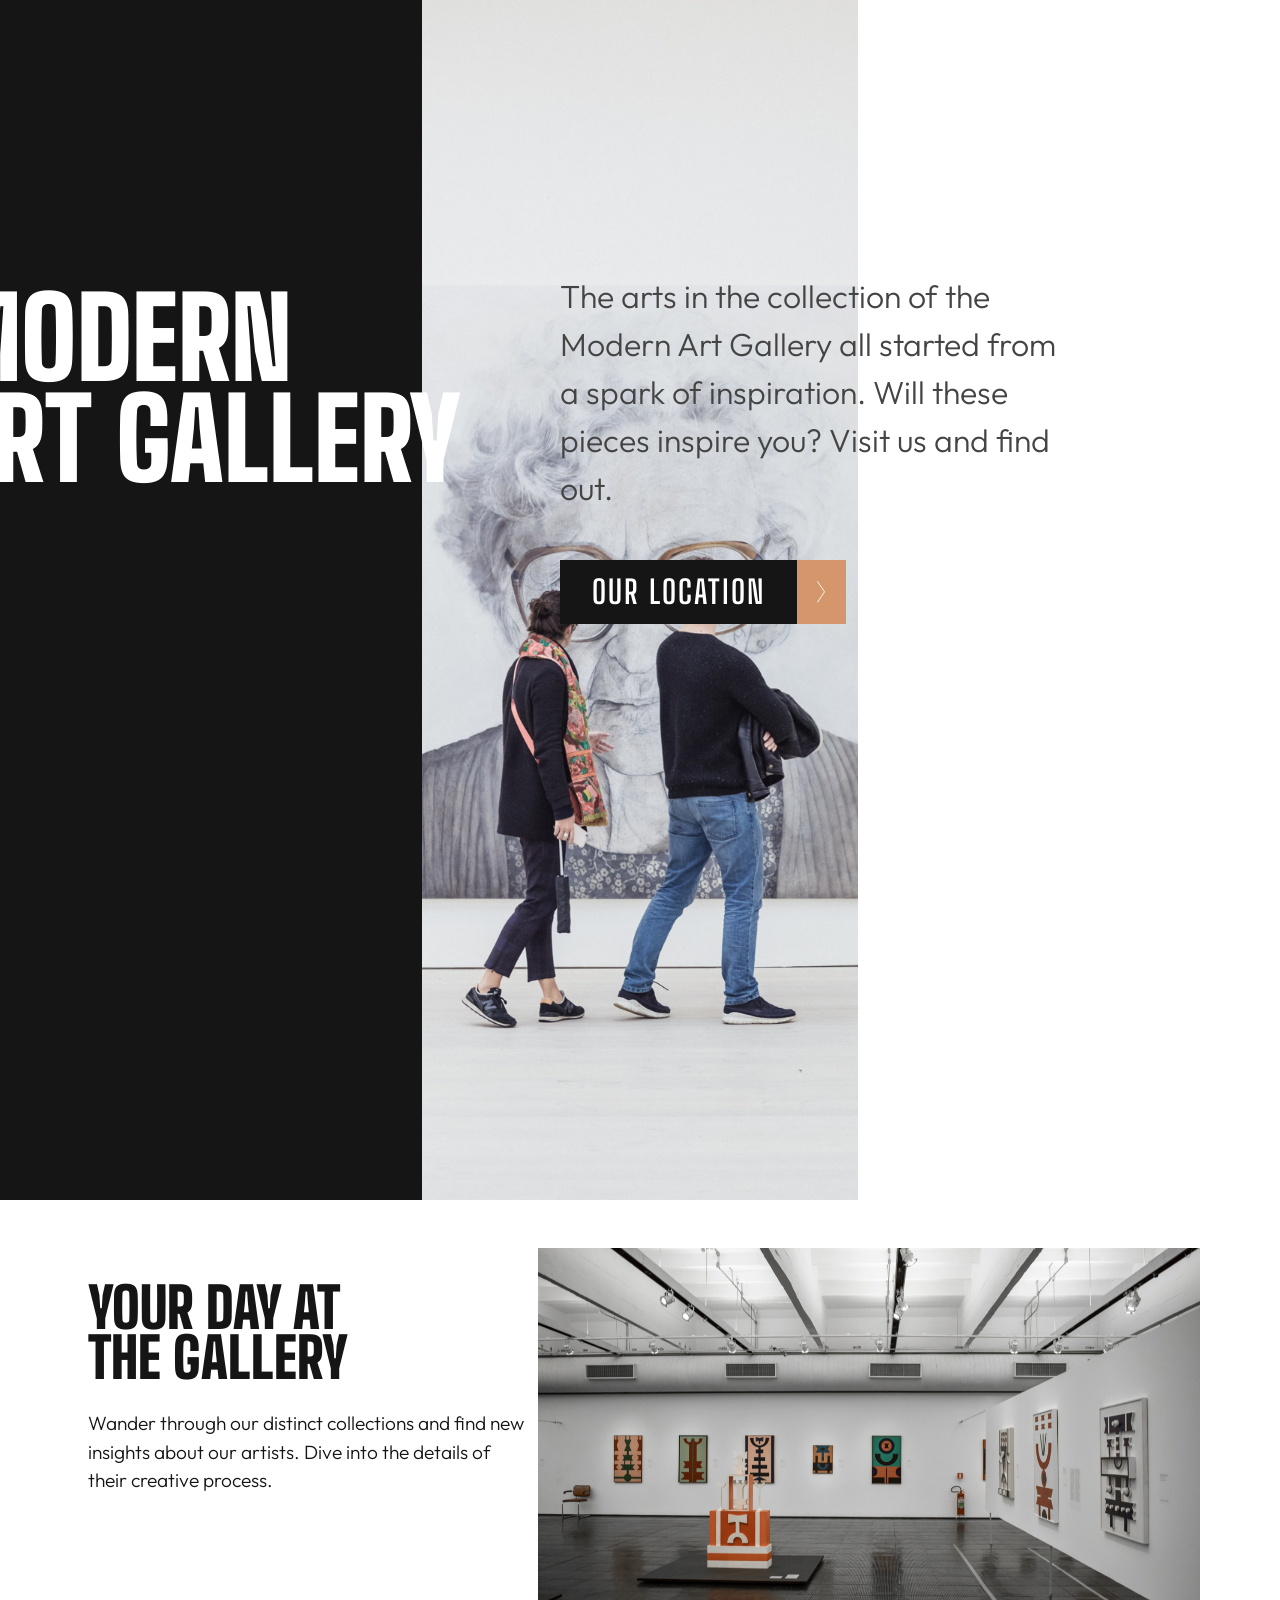
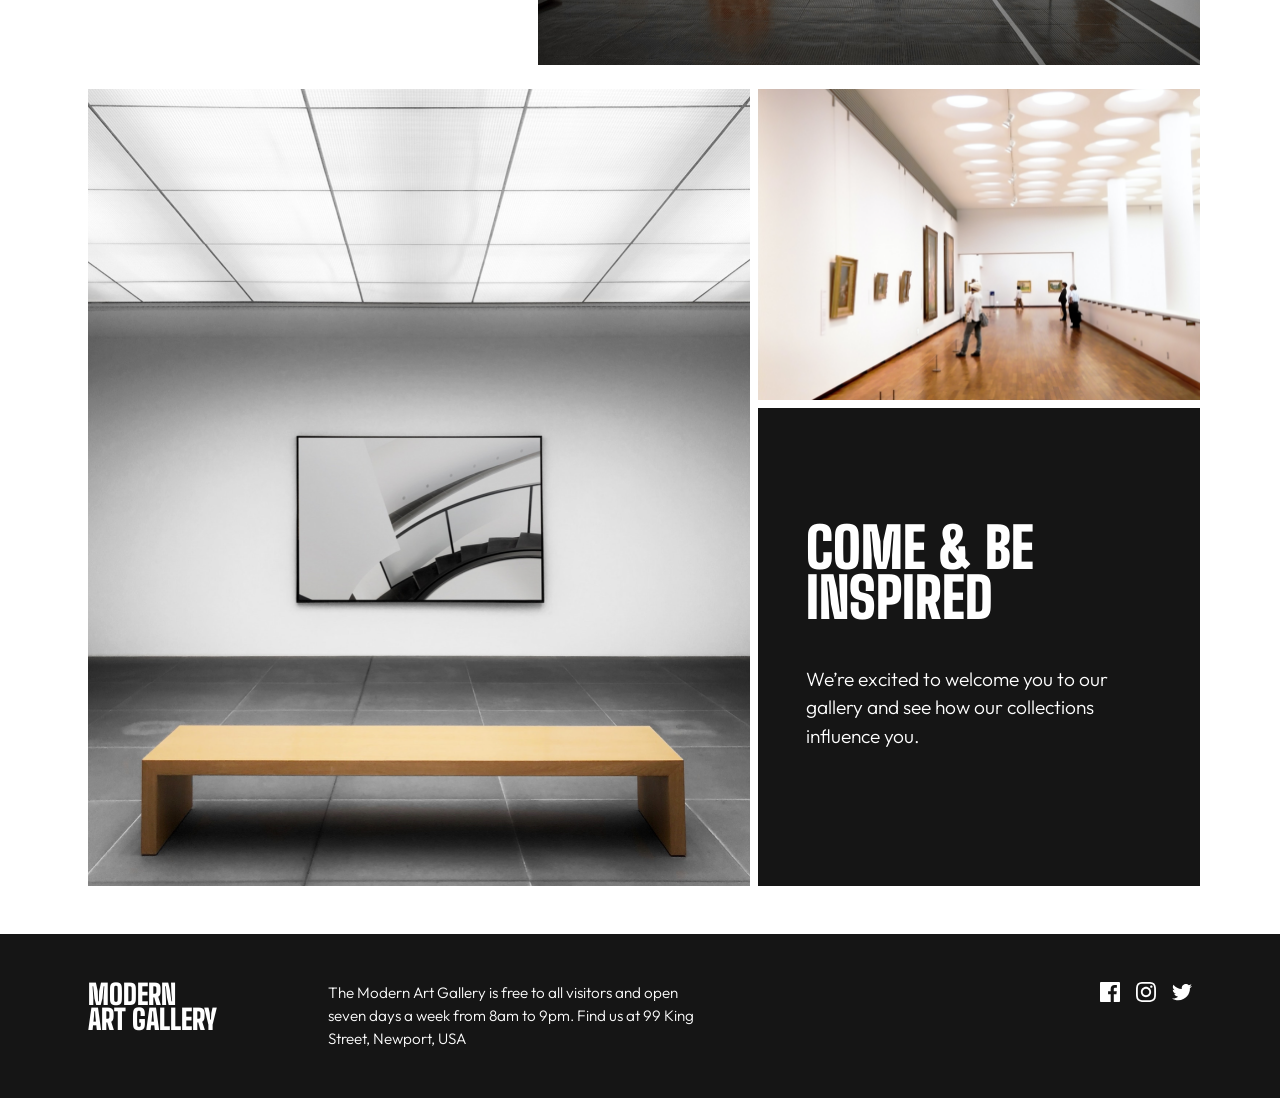
<file: index.html>
<!doctype html>
<html lang="">

<head>
  <meta charset="utf-8">
  <meta name="viewport" content="width=device-width, initial-scale=1">
  <title>Modern Art Gallery</title>
  <link rel="stylesheet" href="css/style.css">
  <meta name="description" content="">

  <meta property="og:title" content="">
  <meta property="og:type" content="">
  <meta property="og:url" content="">
  <meta property="og:image" content="">
  <meta property="og:image:alt" content="">

  <link rel="icon" href="/favicon.ico" sizes="any">
  <link rel="icon" href="/icon.svg" type="image/svg+xml">
  <link rel="apple-touch-icon" href="icon.png">

  <link rel="manifest" href="site.webmanifest">
  <meta name="theme-color" content="#fafafa">

  <style>
    @import url('https://fonts.googleapis.com/css2?family=Big+Shoulders:opsz,wght@10..72,100..900&family=Outfit:wght@100..900&display=swap');
  </style>

</head>

<body>

  <main>

    <section class="hero">

      <figure class="landing">
        <img src="img/landing.png" alt="Landing">
      </figure>

      <h1>MODERN<br> ART GALLERY</h1>
      <div class="hero-content-right">
        <p>The arts in the collection of the Modern Art Gallery all started from a spark of inspiration. Will these pieces inspire you? Visit us and find out.</p>
        <a href="location.html" class="btn btn--right">
          <span class="btn__text">OUR LOCATION</span>
          <span class="btn__arrow"><img src="img/arrow.svg" alt=""></span>
        </a>
      </div>
    </section>

    <section class="gallery">

      <!-- Fila 1 -->
      <div class="fila1">

        <article class="cta1">
          <h2>YOUR DAY AT THE GALLERY</h2>
          <p>Wander through our distinct collections and find new insights about our artists. Dive into the details of their creative process.</p>
        </article>

        <figure class="foto1">
          <picture>
            <source media="(min-width: 1200px)" srcset="img/gallery-desktop.png">
            <source media="(min-width: 768px)" srcset="img/gallery-tablet.png">
            <img src="img/gallery-mob.png" alt="galería">
          </picture>
        </figure>

      </div>

      <!-- Fila 2 -->
      <div class="fila2">

        <figure class="foto2">
          <picture>
            <source media="(min-width: 1200px)" srcset="img/pared-desktop.png">
            <source media="(min-width: 768px)" srcset="img/pared-tablet.png">
            <img src="img/pared-mob.png" alt="Pared">
          </picture>
        </figure>

        <div class="col-der">

          <figure class="foto3">
            <picture>
              <source media="(min-width: 1200px)" srcset="img/pasillo-desktop.png">
              <source media="(min-width: 768px)" srcset="img/pasillo-tablet.png">
              <img src="img/pasillo-mob.png" alt="Pasillo">
            </picture>
          </figure>

          <article class="cta2">
            <h2>COME & BE<br> INSPIRED</h2>
            <p>We’re excited to welcome you to our gallery and see how our collections influence you.</p>
          </article>

        </div>

      </div>

    </section>

  </main>

  <footer class="footer footer--dark">
    <div class="footer__inner">

      <h3>MODERN<br>ART GALLERY</h3>

      <p>The Modern Art Gallery is free to all visitors and open seven days a week from 8am to 9pm. Find us at 99 King Street, Newport, USA</p>

      <div class="social-media">
        <a href="" aria-label="Facebook"><img src="img/fb.svg" alt=""></a>
        <a href="" aria-label="Instagram"><img src="img/insta.svg" alt=""></a>
        <a href="" aria-label="Twitter"><img src="img/twit.svg" alt=""></a>
      </div>

    </div>
  </footer>



</body>

</html>
</file>
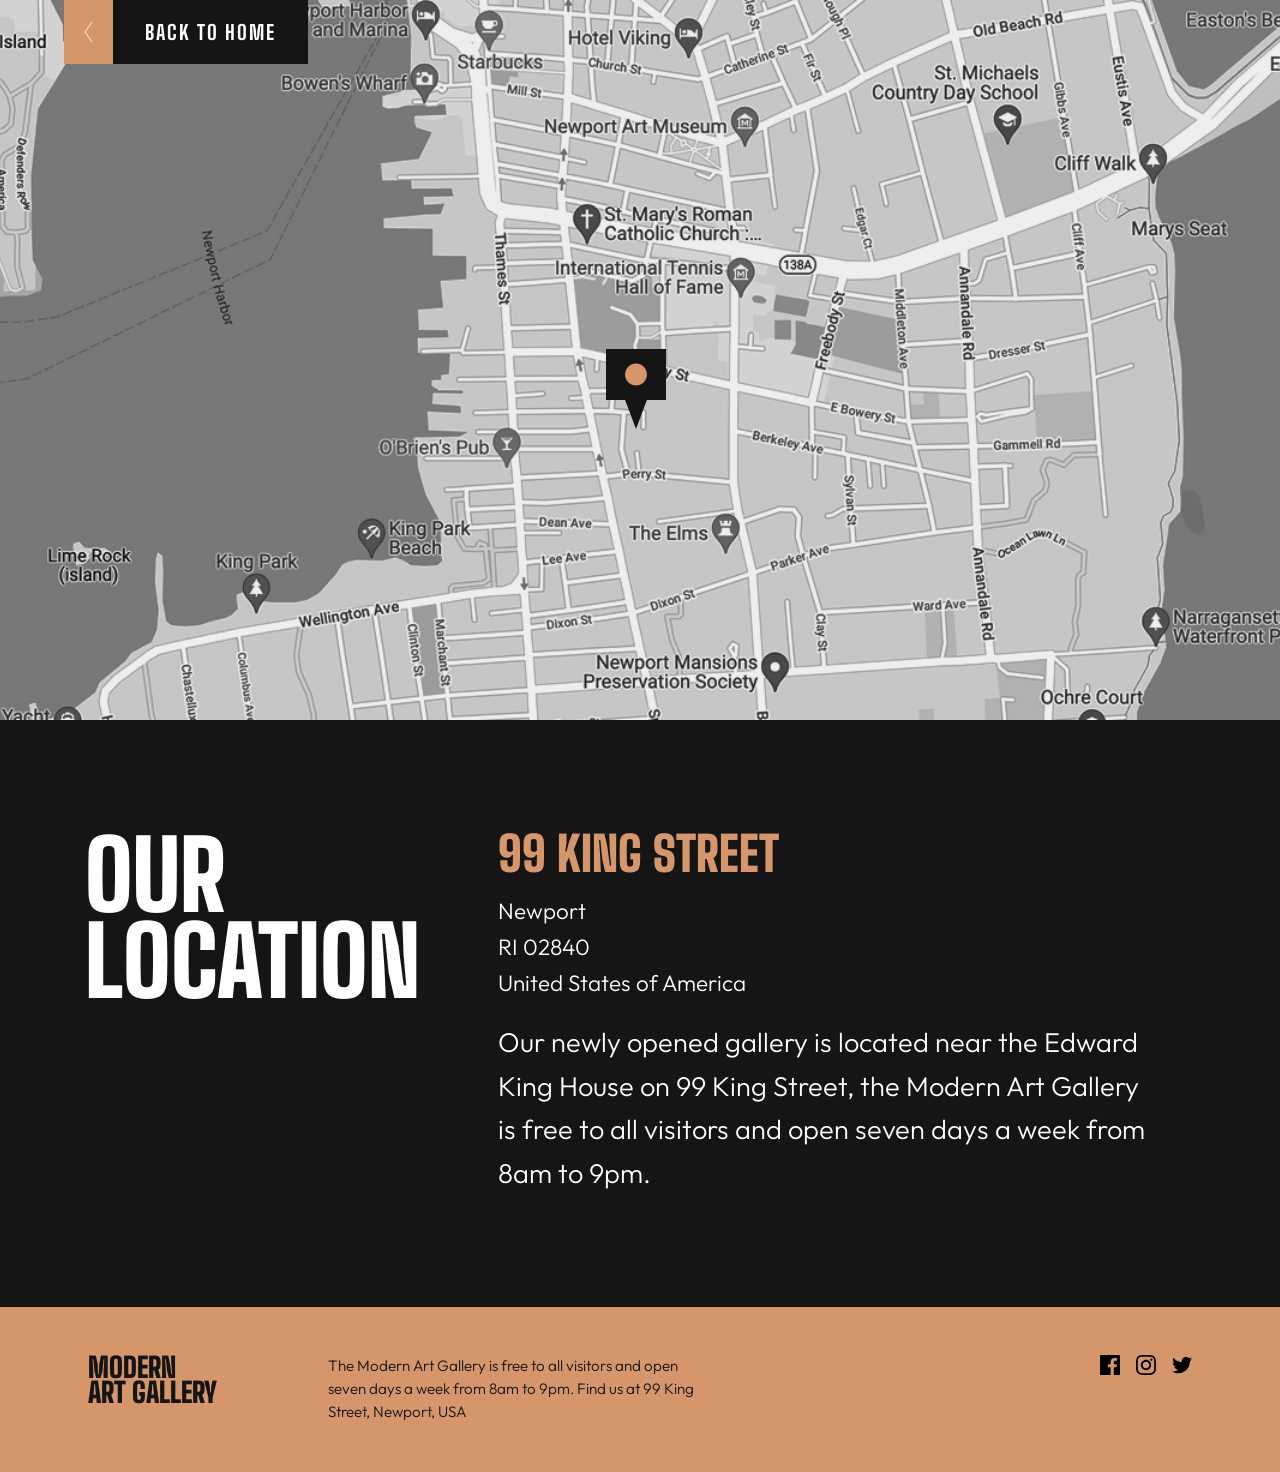
<file: location.html>
<!doctype html>
<html lang="">

<head>
  <meta charset="utf-8">
  <meta name="viewport" content="width=device-width, initial-scale=1">
  <title>Modern Art Gallery - Location </title>
  <link rel="stylesheet" href="css/style.css">
  <meta name="description" content="">

  <meta property="og:title" content="">
  <meta property="og:type" content="">
  <meta property="og:url" content="">
  <meta property="og:image" content="">
  <meta property="og:image:alt" content="">

  <link rel="icon" href="/favicon.ico" sizes="any">
  <link rel="icon" href="/icon.svg" type="image/svg+xml">
  <link rel="apple-touch-icon" href="icon.png">

  <link rel="manifest" href="site.webmanifest">
  <meta name="theme-color" content="#fafafa">


   <style>
    @import url('https://fonts.googleapis.com/css2?family=Big+Shoulders:opsz,wght@10..72,100..900&family=Outfit:wght@100..900&display=swap');
  </style>

</head>

<body>

  <main>

    <section class="back">
      <a href="index.html" class="btn btn--left">
        <span class="btn__arrow"><img src="img/arrow.svg" alt=""></span>
        <span class="btn__text">BACK TO HOME</span>
      </a>

    </section>

    <section class="map">
      <div class="map-container">
        <img src="img/Bitmap.png" alt="Mapa">
        <img src="img/ub.svg" alt="Marcador de ubicación" class="map-marker">
      </div>
    </section>

    <section class="info">
      <div class="info-inner">
        <h1>OUR LOCATION</h1>
        <div class="info-right">
          <h2>99 KING STREET</h2>
          <p class="address">
            Newport<br>
            RI 02840<br>
            United States of America
          </p>
          <p class="description">
            Our newly opened gallery is located near the Edward King House on 99 King Street, the Modern Art Gallery is free to all visitors and open seven days a week from 8am to 9pm.
          </p>
        </div>
      </div>
    </section>

  </main>

  <footer class="footer footer--light">
    <div class="footer__inner">

      <h3>MODERN<br>ART GALLERY</h3>

      <p>The Modern Art Gallery is free to all visitors and open seven days a week from 8am to 9pm. Find us at 99 King Street, Newport, USA</p>

      <div class="social-media">
        <a href="" aria-label="Facebook"><img src="img/fb.svg" alt=""></a>
        <a href="" aria-label="Instagram"><img src="img/insta.svg" alt=""></a>
        <a href="" aria-label="Twitter"><img src="img/twit.svg" alt=""></a>
      </div>

    </div>
  </footer>

</body>

</html>
</file>
<file: css/style.css>
/*! HTML5 Boilerplate v9.0.1 | MIT License | https://html5boilerplate.com/ */

/* main.css 3.0.0 | MIT License | https://github.com/h5bp/main.css#readme */
/*
 * What follows is the result of much research on cross-browser styling.
 * Credit left inline and big thanks to Nicolas Gallagher, Jonathan Neal,
 * Kroc Camen, and the H5BP dev community and team.
 */

/* ==========================================================================
   Base styles: opinionated defaults
   ========================================================================== */

html {
  color: #222;
  font-size: 1em;
  line-height: 1.4;
}

/*
 * Remove text-shadow in selection highlight:
 * https://twitter.com/miketaylr/status/12228805301
 *
 * Customize the background color to match your design.
 */

::-moz-selection {
  background: #b3d4fc;
  text-shadow: none;
}

::selection {
  background: #b3d4fc;
  text-shadow: none;
}

/*
 * A better looking default horizontal rule
 */

hr {
  display: block;
  height: 1px;
  border: 0;
  border-top: 1px solid #ccc;
  margin: 1em 0;
  padding: 0;
}

/*
 * Remove the gap between audio, canvas, iframes,
 * images, videos and the bottom of their containers:
 * https://github.com/h5bp/html5-boilerplate/issues/440
 */

audio,
canvas,
iframe,
img,
svg,
video {
  vertical-align: middle;
}

/*
 * Remove default fieldset styles.
 */

fieldset {
  border: 0;
  margin: 0;
  padding: 0;
}

/*
 * Allow only vertical resizing of textareas.
 */

textarea {
  resize: vertical;
}

/* ==========================================================================
   Author's custom styles
   ========================================================================== */

/* ==========================================================================
   Helper classes
   ========================================================================== */

/*
 * Hide visually and from screen readers
 */

.hidden,
[hidden] {
  display: none !important;
}

/*
 * Hide only visually, but have it available for screen readers:
 * https://snook.ca/archives/html_and_css/hiding-content-for-accessibility
 *
 * 1. For long content, line feeds are not interpreted as spaces and small width
 *    causes content to wrap 1 word per line:
 *    https://medium.com/@jessebeach/beware-smushed-off-screen-accessible-text-5952a4c2cbfe
 */

.visually-hidden {
  border: 0;
  clip: rect(0, 0, 0, 0);
  height: 1px;
  margin: -1px;
  overflow: hidden;
  padding: 0;
  position: absolute;
  white-space: nowrap;
  width: 1px;
  /* 1 */
}

/*
 * Extends the .visually-hidden class to allow the element
 * to be focusable when navigated to via the keyboard:
 * https://www.drupal.org/node/897638
 */

.visually-hidden.focusable:active,
.visually-hidden.focusable:focus {
  clip: auto;
  height: auto;
  margin: 0;
  overflow: visible;
  position: static;
  white-space: inherit;
  width: auto;
}

/*
 * Hide visually and from screen readers, but maintain layout
 */

.invisible {
  visibility: hidden;
}

/*
 * Clearfix: contain floats
 *
 * The use of `table` rather than `block` is only necessary if using
 * `::before` to contain the top-margins of child elements.
 */

.clearfix::before,
.clearfix::after {
  content: "";
  display: table;
}

.clearfix::after {
  clear: both;
}

/* ==========================================================================
   EXAMPLE Media Queries for Responsive Design.
   These examples override the primary ('mobile first') styles.
   Modify as content requires.
   ========================================================================== */

@media only screen and (min-width: 35em) {
  /* Style adjustments for viewports that meet the condition */
}

@media print,
  (-webkit-min-device-pixel-ratio: 1.25),
  (min-resolution: 1.25dppx),
  (min-resolution: 120dpi) {
  /* Style adjustments for high resolution devices */
}

/* ==========================================================================
   Print styles.
   Inlined to avoid the additional HTTP request:
   https://www.phpied.com/delay-loading-your-print-css/
   ========================================================================== */

@media print {
  *,
  *::before,
  *::after {
    background: #fff !important;
    color: #000 !important;
    /* Black prints faster */
    box-shadow: none !important;
    text-shadow: none !important;
  }

  a,
  a:visited {
    text-decoration: underline;
  }

  a[href]::after {
    content: " (" attr(href) ")";
  }

  abbr[title]::after {
    content: " (" attr(title) ")";
  }

  /*
   * Don't show links that are fragment identifiers,
   * or use the `javascript:` pseudo protocol
   */
  a[href^="#"]::after,
  a[href^="javascript:"]::after {
    content: "";
  }

  pre {
    white-space: pre-wrap !important;
  }

  pre,
  blockquote {
    border: 1px solid #999;
    page-break-inside: avoid;
  }

  tr,
  img {
    page-break-inside: avoid;
  }

  p,
  h2,
  h3 {
    orphans: 3;
    widows: 3;
  }

  h2,
  h3 {
    page-break-after: avoid;
  }
}

/*
---------------------------------------------------------------------------------------------------------------------------------------

     ------------------------ AQUÍ EMPIEZA EL PROYECTO ------------------------ 

---------------------------------------------------------------------------------------------------------------------------------------
*/
/* ------------------------ RESET ------------------------ */
* {
  margin: 0;
  padding: 0;
  box-sizing: border-box;
}

img {
  max-width: 100%;
  display: block;
}

body {
  font-family: 'Outfit', sans-serif;
  line-height: 1.5;
  color: #151515;
}

@font-face {
  font-family: 'Big Shoulders Display';
  src: url('../fonts/BigShouldersDisplay-Black.ttf') format('truetype');
  font-weight: 900;
  font-style: normal;
}

/* ------------------------ VARIABLES ------------------------ */

:root {
  --black: #151515;
  --white: #ffffff;
  --gold: #d5966c;
  --gray: #444444;

  --padding-mobile: 1rem;
  --padding-tablet: 1.5rem;
  --padding-desktop: 3rem;
}

/* ------------------------ GENERAL ------------------------ */



h1, h2, h3 {
  font-family: 'Big Shoulders Display', sans-serif;
  font-weight: 900;
  line-height: 0.9;
}

p {
  font-family: "Outfit";
  font-weight: 300;
  font-size: 1.1rem;
}

/* ------------------------ BUTTON ------------------------ */

.btn {
  display: inline-flex;
  align-items: center;
  text-decoration: none;
  font-weight: 700;
  letter-spacing: 2px;
  font-size: 0.875rem;
}

.btn__text {
  font-family: "Big Shoulders";
  font-size: 1.25rem;
  padding: 1.25rem 2rem;
  background-color: var(--black);
  color: var(--white);
}

.btn__arrow {
  padding: 1.25rem;
  background-color: var(--gold);
}

.btn__text,
.btn__arrow {
  height: 4rem;
  display: flex;
  align-items: center;
}

.btn__arrow img {
  width: 8.5px;
}

.btn--left .btn__arrow img {
  transform: rotate(180deg);
}

.btn:hover .btn__text {
  background-color: var(--gold);
  color: var(--black);
}

.btn:hover .btn__arrow {
  background-color: var(--black);
}

/* ------------------------ HERO ------------------------ */

.landing img {
  width: 100%;
  height: 220px;
  object-fit: cover;
  object-position: center;
}

.hero > *:not(.landing){
  padding-inline: var(--padding-mobile);
  margin-right: 1rem;
}

.hero figure {
  margin-bottom: 2rem;
}

.hero h1 {
  font-size: 3.5rem;
  margin-bottom: 1rem;
}

.hero p {
  margin-bottom: 2rem;
  color: var(--gray);
  font-size: 1.2rem;
}

/* ------------------------ GALLERY (MOBILE) ------------------------ */

.gallery {
  display: grid;
  gap: 1.5rem;
  padding-block: 3rem;
  padding-inline: 1.5rem;
  padding-right: 1.5rem;
  max-width: 1200px;
  margin-inline: auto;
}

.fila1,
.fila2 {
  display: grid;
  gap: 1.5rem;
}

.col-der {
  display: grid;
  gap: 1.5rem;
}

.gallery picture,
.gallery img {
  width: 100%;
  height: 100%;
  object-fit: cover;
}

.cta1 h2,
.cta2 h2 {
  font-size: 3rem;
  max-width: 17rem;
}

.cta2 {
  background-color: var(--black);
  color: var(--white);
  padding: 3rem 1.5rem 1rem;
  display: flex;
  flex-direction: column;
  justify-content: center;
}

.cta2 p {
  color: var(--white);
  line-height: 1.5;
  max-width: 32ch;
  margin-top: 1rem;
  margin-bottom: 2rem;
}

@media (max-width: 767px) {
  .fila1 picture:first-child {
    order: 1;
  }

  .cta1 {
    order: 2;
  }

  .fila1 picture:last-child {
    order: 3;
  }

  .fila2 picture:first-child {
    order: 4;
  }

  .cta2 {
    order: 5;
  }
}

/* ------------------------ FOOTER ------------------------ */

.footer {
  width: 100%;
  padding-block: 3rem;
}

.footer--dark {
  background-color: var(--black);
  color: var(--white);
}

.footer--light {
  background-color: var(--gold);
  color: var(--black);
}

.footer__inner {
  max-width: 1200px;
  margin-inline: auto;
  padding-inline: var(--padding-mobile);
  display: grid;
  grid-template-columns: 1fr;
  gap: 2rem;
}

.footer .social-media {
  display: flex;
  flex-direction: row;
  gap: 1rem;
  align-items: center;
  flex-wrap: nowrap;
}

/* ------------------------ LOCATION ------------------------ */

.back {
  padding-block: 2rem;
}

.map-container {
  position: relative;
}

.map-container img {
  width: 100%;
}

.map-marker {
  position: absolute;
  left: 50%;
  top: 50%;
  transform: translate(-50%, -50%);
}

.location-info {
  padding-block: 3rem;
}

/* ------------------------ TABLET ------------------------ */

@media (min-width: 768px) {

  .hero {
    max-width: 750px;
    gap: 0.5rem;
    position: relative;
    min-height: 650px;
    display: flex;
    flex-direction: column;
    align-items: flex-end;
    justify-content: center;
    background-image: url('../img/landing.png');
    background-size: contain;
    background-position: left center;
    background-repeat: no-repeat;
  }

  .landing {
    display: none;
  }

  .hero > *:not(.landing) {
    position: relative;
    z-index: 2;
    max-width: 320px;
    margin-left: auto;
  }

  .hero h1 {
    margin-bottom: 1rem;
    align-items: flex-starts;
  }

  .hero p {
    margin-bottom: 1.5rem;
  }

  .gallery {
    margin-left: 3rem;
    margin-right: 3rem;
  }

  .fila1 {
    grid-template-columns: 40% 60%;
    gap: 0.5rem;
  }

  .fila2 {
    grid-template-columns: 55% 45%;
    gap: 0.5rem;
    align-items: stretch;
  }

  .col-der {
    grid-template-rows: auto auto;
    gap: 0.5rem;
  }

  h2 {
    margin-top: 35px;
    font-size: 3.2rem;
    max-width: 220px;
  }

  .gallery p {
    margin-top: 25px;
    max-width: 250px;
    font-size: 1.2rem;
  }

  .cta2 p {
    margin-bottom: 55px;
    max-width: 220px;
  }

  .footer__inner {
    max-width: 650px;
    margin-inline: auto;
    padding: 0;
    grid-template-columns: 1fr 3fr 1fr;
    align-items: start;
  }

  .footer__inner > * {
    justify-self: start;
  }

  .footer__inner h3 {
    font-size: 1.5rem;
    max-width: 16rem;
  }

  .footer__inner p {
    font-size: 1rem;
    max-width: 17rem;
  }

  .footer .social-media {
    justify-self: end;
  }
}

/* ------------------------ DESKTOP ------------------------ */

@media (min-width: 1200px) {

  main > section:not(.hero) {
    padding-inline: var(--padding-desktop);
  }

  .gallery {
    max-width: 1200px;
    margin-inline: auto;
  }

  .landing {
    display: none;
  }

  .hero {
    width: 100%;
    max-width: none;
    margin: 0;
    padding-inline: 0;
    padding-block: 0;
    position: relative;
    min-height: 1200px;
    display: grid;
    grid-template-columns: 1.4fr 1fr;
    align-items: start;
    background-image: url('../img/landing.png');
    background-size: contain;
    background-position: center;
    background-repeat: no-repeat;
  }


  .hero::before {
    content: "";
    position: absolute;
    left: 0;
    top: 0;
    width: 33%;
    height: 100%;
    background: var(--black);
    z-index: 1;
  }

  .hero::after {
    content: "";
    position: absolute;
    right: 0;
    top: 0;
    width: 33%;
    height: 100%;
    background: var(--white);
    z-index: 1;
  }

  .hero h1 {
    grid-column: 1;
    z-index: 2;
    color: var(--white);
    font-size: 7rem;
    max-width: 780px;
    min-width: 700px;
    position: relative;
    left: -6.5rem;
    top: 18rem;
    margin: 0;
    padding-inline: 0;
  }

  .hero-content-right {
    grid-column: 2;
    z-index: 2;
    display: flex;
    flex-direction: column;
    gap: 1.5rem;
    position: relative;
    left: -25rem;
    top: 17rem;
  }

  .hero-content-right p {
    font-size: 2rem;
    font-weight: 300;
    min-width: 500px;
  }

  .hero-content-right .btn {
    align-self: flex-start;
  }

  .hero-content-right .btn__text {
    font-size: 2rem;
    font-weight: 500;
  }

  .fila1 {
    grid-template-columns: 40% 60%;
  }

  .fila2 {
    grid-template-columns: 60% 40%;
    align-items: stretch;
  }

  .col-der {
    grid-template-rows: auto auto;
  }

  .cta1 h2,
  .cta2 h2 {
    font-size: 3.5rem;
    max-width: 300px;
  }

  .cta1 p,
  .cta2 p {
    font-size: 1.2rem;
    max-width: 42ch;
    font-weight: 300;
  }

  .cta2 {
    padding: 5rem 3rem;
    gap: 1rem;
  }

  .footer__inner {
    max-width: 1200px;
    margin-inline: auto;
    padding-inline: var(--padding-desktop);
    display: grid;
    grid-template-columns: 1fr 3fr 1fr;
    align-items: start;
  }

  .footer__inner > * {
    justify-self: start;
  }

  .footer__inner h3 {
    font-size: 1.75rem;
  }

  .footer__inner p {
    font-weight: 300;
    font-size: 0.95rem;
    max-width: 23rem;
  }

  .footer .social-media {
    justify-self: end;
  }
}

/* ------------------------------------ LOCATION PAGE ---------------------------------- */

main > section.back,
main > section.map {
  padding: 0 !important;
  margin: 0 !important;
}

.back {
  position: absolute;
  top: 0;
  left: 0;
  z-index: 10;
  padding: 0 !important;
  margin: 0 !important;
}

main {
  position: relative;
}

/* ------------------------ MAPA ------------------------ */

.map,
.map-container {
  width: 100%;
  margin: 0;
  padding: 0;
}

.map-container img:first-child {
  width: 100%;
  height: 80vh;
  object-fit: cover;
  display: block;
}

.map-marker {
  position: absolute;
  width: 40px;
  height: 40px;
  top: 54%;
  left: 49.7%;
  transform: translate(-50%, -50%);
  object-fit: contain;
  pointer-events: none;
}

/* ------------------------ INFO SECTION ------------------------ */

.info {
  background-color: var(--black);
  color: var(--white);
  padding: 3rem 1.5rem;
}

.info-inner {
  max-width: 1110px;
  margin-inline: auto;
}

.info h1 {
  font-size: 3rem;
  line-height: 0.9;
  margin-bottom: 2rem;
}

.info-right h2 {
  font-size: 2rem;
  color: var(--gold);
  margin-bottom: 1.5rem;
}

.info-right .address {
  font-size: 1.2rem;
  line-height: 1.6;
  margin-bottom: 2rem;
}

.info-right .description {
  font-size: 1.1rem;
  line-height: 1.6;
  max-width: 40ch;
}


/* ------------------------ FOOTER ------------------------ */

.footer--light .social-media img {
  filter: brightness(0);
}

.footer--dark .social-media img {
  filter: brightness(100);
}

/* ------------------------ TABLET ------------------------ */

@media (min-width: 768px) {

  .back {
    left: 3rem;
  }

  .map-marker {
    width: 60px;
    height: 60px;
  }

  .info {
    padding: 5rem var(--padding-tablet);
  }

  .info-inner {
    max-width: 750px;
    margin-inline: auto;
    display: grid;
    grid-template-columns: 30% 70%;
    gap: 2rem 4rem;
  }

  .info h1 {
    grid-column: 1;
    grid-row: 1;
    font-size: 4rem;
    max-width: 10ch;
    margin: 0;
  }

  .info-right {
    grid-column: 2;
    grid-row: 1 / span 3;
    display: flex;
    flex-direction: column;
    gap: 1rem;
  }

  .info-right h2 {
    font-size: 2.4rem;
    max-width: 15rem;
    margin: 0;
  }

  .info-right .address {
    font-size: 1.3rem;
    margin: 0;
  }

  .info-right .description {
    font-size: 1.2rem;
    max-width: 34ch;
    margin: 0;
  }

}

/* ------------------------ DESKTOP ------------------------ */
@media (min-width: 1200px) {

  .back {
    left: 4rem;
  }

  .map-marker {
    width: 80px;
    height: 80px;
  }

  /* INFO DESKTOP */
  .info {
    padding: 7rem var(--padding-desktop);
  }

  .info-inner {
    max-width: 1110px;
    margin-inline: auto;
    display: grid;
    grid-template-columns: 30% 70%;
    gap: 2rem 5rem;
  }

  .info h1 {
    grid-column: 1;
    grid-row: 1;
    font-size: 6rem;
    max-width: 9ch;
    margin: 0;
  }

  .info-right {
    grid-column: 2;
    grid-row: 1 / span 3;
    display: flex;
    flex-direction: column;
    gap: 1.2rem;
  }

  .info-right h2 {
    font-size: 3rem;
    margin: 0;
    max-width: 36ch;
  }

  .info-right .address {
    font-size: 1.4rem;
    margin: 0;
  }

  .info-right .description {
    font-size: 1.7rem;
    max-width: 36ch;
    margin: 0;
  }

}
</file>
